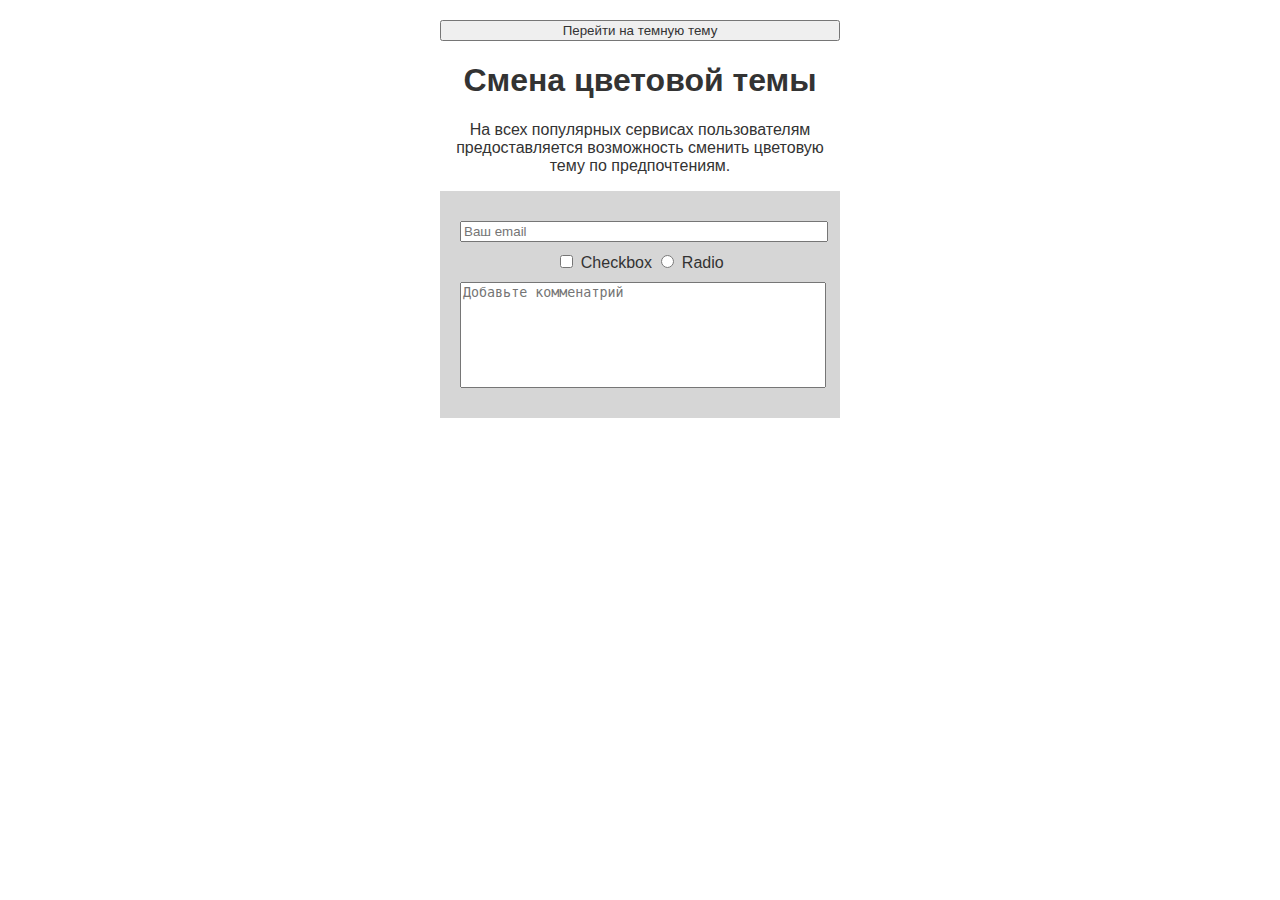
<file: Гибадуллина 1/index.html>
<!DOCTYPE html>
<html lang="en">
<head>
  <meta charset="UTF-8">
  <meta name="viewport" content="width=device-width, initial-scale=1.0">
  <link rel="stylesheet" href="style.css">
  <title>Gibadullina</title>
</head>
<body>
  <div class="container">
    <button id="themeToggle">Перейти на темную тему</button>
    <h1>Смена цветовой темы</h1>
    <p>На всех популярных сервисах пользователям предоставляется возможность сменить цветовую тему по предпочтениям.</p>
    <form>
      <input placeholder="Ваш email" type="email" />
      <input id="checkbox" type="checkbox">
      <label for="checkbox">Checkbox</label>
      <input id="radio" type="radio">
      <label for="radio">Radio</label>
      <textarea placeholder="Добавьте комменатрий"></textarea>
    </form>
  </div>
</body>
<script src="main.js"></script>
</html>
</file>
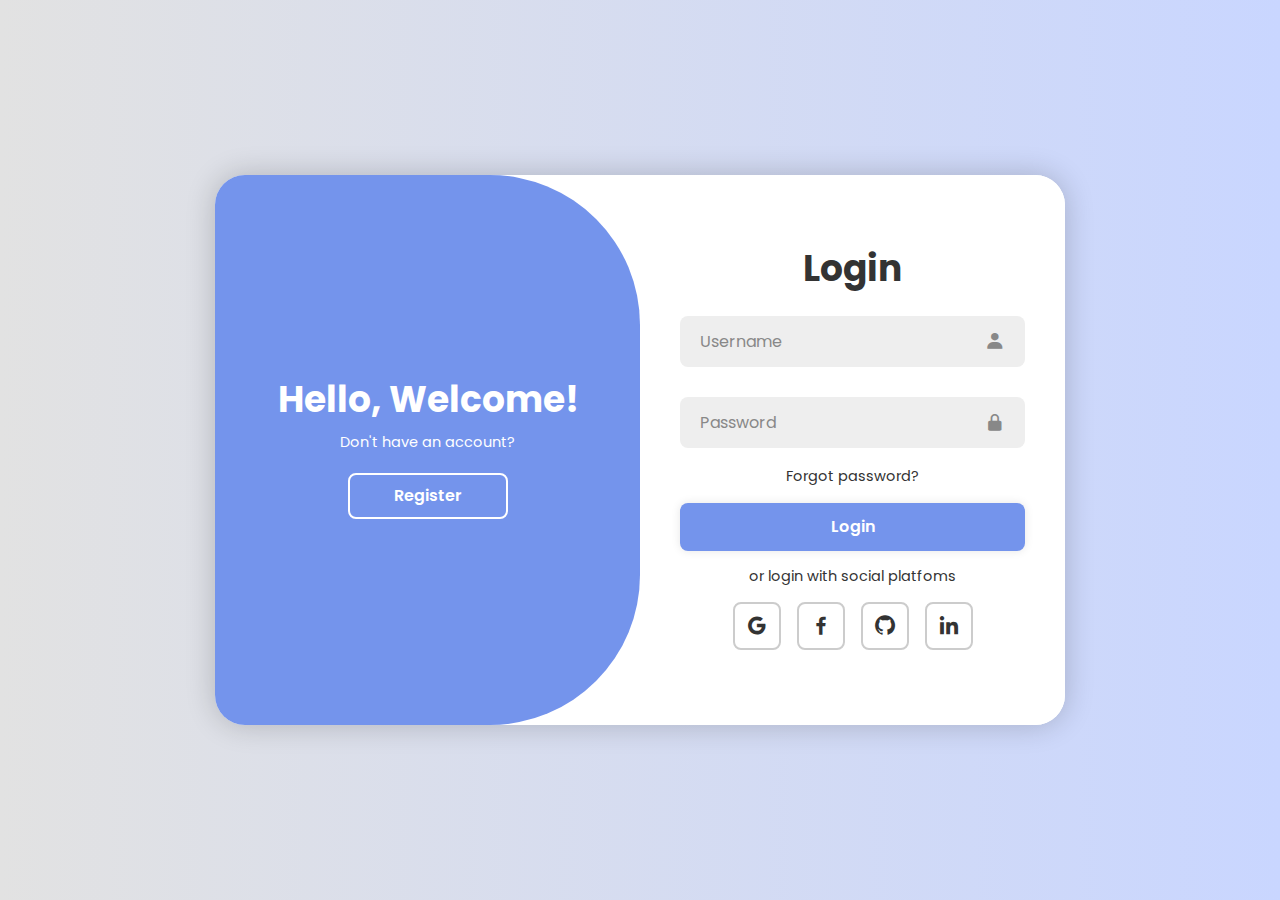
<file: Гибадуллина 2/index.html>
<!DOCTYPE html>
<html lang="en">
<head>
  <meta charset="UTF-8">
  <meta name="viewport" content="width=device-width, initial-scale=1.0">
  <link rel="stylesheet" href="style.css">
  <title>Gibadullina</title>
  <link href='https://unpkg.com/boxicons@2.1.4/css/boxicons.min.css' rel="stylesheet">
</head>
<body>
  <div class="container">
    <div class="form-box login">
      <form action="">
        <h1>Login</h1>
        <div class="input-box">
          <input type="text" placeholder="Username" required>
          <i class="bx bxs-user"></i>
        </div>
        <div class="input-box">
          <input type="password" placeholder="Password" required>
          <i class="bx bxs-lock-alt"></i>
        </div>
        <div class="forgot-link">
          <a href="#">Forgot password?</a>
        </div>
        <button type="submit" class="btn">Login</button>
        <p>or login with social platfoms</p>
        <div class="social-icons">
          <a href="#"><i class="bx bxl-google"></i></a>
          <a href="#"><i class="bx bxl-facebook"></i></a>
          <a href="#"><i class="bx bxl-github"></i></a>
          <a href="#"><i class="bx bxl-linkedin"></i></a>
        </div>
      </form>
    </div>

    <div class="form-box register">
      <form action="">
        <h1>Registration</h1>
        <div class="input-box">
          <input type="text" placeholder="Username" required>
          <i class="bx bxs-user"></i>
        </div>
        <div class="input-box">
          <input type="email" placeholder="Email" required>
          <i class="bx bxs-envelope"></i>
        </div>
        <div class="input-box">
          <input type="password" placeholder="Password" required>
          <i class="bx bxs-lock-alt"></i>
        </div>
        <button type="submit" class="btn">Register</button>
        <p>or register with social platfoms</p>
        <div class="social-icons">
          <a href="#"><i class="bx bxl-google"></i></a>
          <a href="#"><i class="bx bxl-facebook"></i></a>
          <a href="#"><i class="bx bxl-github"></i></a>
          <a href="#"><i class="bx bxl-linkedin"></i></a>
        </div>
      </form>
    </div>

    <div class="toggle-box">
      <div class="toggle-panel toggle-left">
        <h1>Hello, Welcome!</h1>
        <p>Don't have an account?</p>
        <button class="btn register-btn">Register</button>
      </div>
      <div class="toggle-panel toggle-right">
        <h1>Welcome Back!</h1>
        <p>Already have an account?</p>
        <button class="btn login-btn">Login</button>
      </div>
    </div>
  </div>


  <script src="script.js"></script>
</body>
</html>
</file>
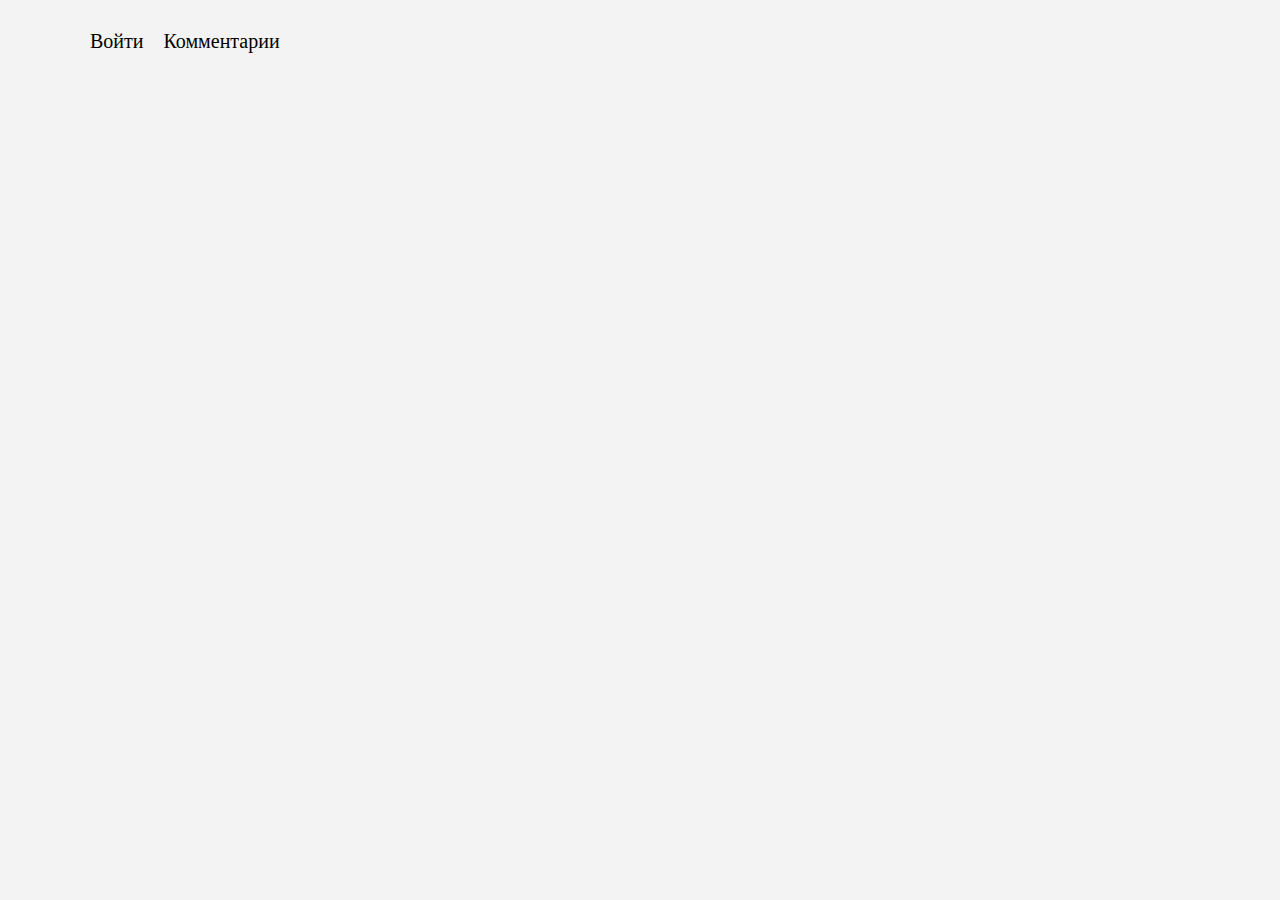
<file: Гибадуллина 3/index.html>
<!DOCTYPE html>
<html lang="en">
  <head>
    <meta charset="UTF-8" />
    <meta name="viewport" content="width=device-width, initial-scale=1.0" />
    <title>Gibadullina</title>
    <link rel="stylesheet" href="style.css" />
    <link
      rel="stylesheet"
      href="https://unpkg.com/boxicons@2.1.4/css/boxicons.min.css"
    />
  </head>
  <body>
    <nav>
      <div class="container">
        <div class="nav_fill">
          <ul class="right">
            <li><a href="#" id="openLogin">Войти</a></li>
            <li><a href="#" id="openComments">Комментарии</a></li>
          </ul>
        </div>

        <div class="modal" id="myModal">
          <div class="modal-content">
            <span class="close"><img src="close.png" alt="Закрыть" /></span>
            <div class="modal_fill">
              <h3>Вход</h3>
              <form>
                <p class="input">Телефон</p>
                <input type="number" />
              </form>
              <button class="vhodbtn">Вход</button>
              <div class="bottom_buttons">
                <a href="" class="left">Регистрация</a>
                <a href="" class="right">Забыли пароль?</a>
              </div>
            </div>
          </div>
        </div>

        <div class="modal2" id="myModal2">
          <div class="modal-content2">
            <span class="close"><img src="close.png" alt="Закрыть" /></span>
            <div class="modal_fill2">
              <h3>Комментарии</h3>
              <div class="comment">
                <p class="top">Дмитрий (курьер) 21.01.2021</p>
                <p class="commentariy">
                  У клиента были гнилые половина помидоров. Он сказал возьмет их. Надо возместить бонусами.
                </p>
              </div>
              <div class="comment">
                <p class="top">Аня (менеджер) 22.02.2021</p>
                <p class="commentariy">
                  Созвонились с клиентом. Я начислила 50 балов.
                </p>
              </div>
              <form>
                <input type="textarea" />
              </form>
              <button class="otpravkabtn">Отправить</button>
            </div>
          </div>
        </div>
      </div>
    </nav>

    <script src="main.js"></script>
  </body>
</html>
</file>
<file: Гибадуллина 1/style.css>
:root {
  --main: #333;
  --main-rgb: 51, 51, 51;
  color-scheme: light;
}

body {
  font-family: 'Inter', sans-serif;
  text-align: center;
  color: var(--main);
}

.container {
  margin: 20px auto;
  max-width: 400px;
  padding-left: 15px;
  padding-right: 15px;
}

form {
  padding: 20px;
  background-color: rgba(var(--main-rgb), .2);
}

input[type="email"],
textarea,
button {
  display: block;
  width: 100%;
  margin: 10px 0;
  color: var(--main);
}

textarea {
  resize: none;
  min-height: 100px;
}

/* dark */

.dark {
  --main: #fff;
  --main-rgb: 255, 255, 255;
  color-scheme: dark;
}
</file>
<file: Гибадуллина 2/style.css>
@import url('https://fonts.googleapis.com/css2?family=Poppins:ital,wght@0,100;0,200;0,300;0,400;0,500;0,600;0,700;0,800;0,900;1,100;1,200;1,300;1,400;1,500;1,600;1,700;1,800;1,900&display=swap');

* {
  margin: 0;
  padding: 0;
  box-sizing: border-box;
  font-family: 'Poppins', sans-serif;
}

body {
  display: flex;
  justify-content: center;
  align-items: center;
  min-height: 100vh;
  background: linear-gradient(90deg, #e2e2e2, #c9d6ff);
}

.container {
  position: relative;
  width: 850px;
  height: 550px;
  background: #fff;
  border-radius: 30px;
  box-shadow: 0 0 30px rgba(0, 0, 0, .2);
  margin: 20px;
  overflow: hidden;
}

.form-box {
  position: absolute;
  right: 0;
  width: 50%;
  height: 100%;
  background: #fff;
  display: flex;
  align-items: center;
  color: #333;
  text-align: center;
  padding: 40px;
  z-index: 1;
  transition: .6s ease-in-out 1.2s, visibility 0s 1s;
}

.container.active .form-box {
  right: 50%;
}

.form-box.register {
  visibility: hidden;
}

.container.active .form-box.register {
  visibility: visible;
}

form {
  width: 100%;
}

.container h1 {
  font-size: 36px;
  margin: -10px 0;
}

.input-box {
  position: relative;
  margin: 30px 0;
}

.input-box input {
  width: 100%;
  padding: 13px 50px 13px 20px;
  background: #eee;
  border-radius: 8px;
  border: none;
  outline: none;
  font-size: 16px;
  color: #333;
  font-weight: 500;
}

.input-box input::placeholder {
  color: #888;
  font-weight: 400;
}

.input-box i {
  position: absolute;
  right: 20px;
  top: 50%;
  transform: translateY(-50%);
  font-size: 20px;
  color: #888;
}

.forgot-link {
  margin: -15px 0 15px;
}

.forgot-link a {
  font-size: 14.5px;
  color: #333;
  text-decoration: none;
}

.btn {
  width: 100%;
  height: 48px;
  background: #7494ec;
  border-radius: 8px;
  box-shadow: 0 0 10px rgba(0, 0, 0, .1);
  border: none;
  cursor: pointer;
  font-size: 16px;
  color: #fff;
  font-weight: 600;
}

.container p {
  font-size: 14.5px;
  margin: 15px 0;
}

.social-icons {
  display: flex;
  justify-content: center;
}

.social-icons a {
  display: inline-flex;
  padding: 10px;
  border: 2px solid #ccc;
  border-radius: 8px;
  font-size: 24px;
  color: #333;
  text-decoration: none;
  margin: 0 8px;
}

.toggle-box {
  position: absolute;
  width: 100%;
  height: 100%;
}

.toggle-box::before {
  content: '';
  position: absolute;
  left: -250%;
  width: 300%;
  height: 100%;
  background: #7494ec;
  border-radius: 150px;
  z-index: 2;
  transition: 1.8s ease-in-out;
}

.container.active .toggle-box::before {
  left: 50%;
}

.toggle-panel {
  position: absolute;
  width: 50%;
  height: 100%;
  color: #fff;
  display: flex;
  flex-direction: column;
  justify-content: center;
  align-items: center;
  z-index: 2;
  transition: .6s ease-in-out;
}

.toggle-panel.toggle-left {
  left: 0;
  transition-delay: 1.2s;
}

.container.active .toggle-panel.toggle-left {
  left: -50%;
  transition-delay: .6s;
}

.toggle-panel.toggle-right {
  right: -50%;
  transition-delay: .6s;
}

.container.active .toggle-panel.toggle-right {
  right: 0;
  transition-delay: 1.2s;
}

.toggle-panel p {
  margin-bottom: 20px;
}

.toggle-panel .btn {
  width: 160px;
  height: 46px;
  background: transparent;
  border: 2px solid #fff;
  box-shadow: none;
}

@media screen and (max-width: 650px) {
  .container {
    height: calc(100vh - 40px);
  }

  .form-box {
    bottom: 0;
    width: 100%;
    height: 70%;
  }

  .container.active .form-box {
    right: 0;
    bottom: 30%;
  }

  .toggle-box::before {
    left: 0;
    top: -270%;
    width: 100%;
    height: 300%;
    border-radius: 20vw;
  }

  .container.active .toggle-box::before {
    left: 0;
    top: 70%;
  }

  .toggle-panel {
    width: 100%;
    height: 30%;
  }

  .toggle-panel.toggle-left {
    top: 0;
  }

  .container.active .toggle-panel.toggle-left {
    left: 0;
    top: -30%;
  }

  .toggle-panel.toggle-right {
    right: 0;
    bottom: -30%;
  }

  .container.active .toggle-panel.toggle-right {
    bottom: 0;
  }
}

@media screen and (max-width: 400px) {
  .form-box {
    padding: 20px;
  }

  .toggle-panel h1 {
    font-size: 30px;
  }
}
</file>
<file: Гибадуллина 3/style.css>
* {
  margin: 0;
  padding: 0;
  box-sizing: border-box;
}

body {
  background-color: #f3f3f3;
}

a {
  text-decoration: none;
  font-size: 20px;
  color: rgb(0, 0, 0);
}

ul {
  display: flex;
  align-items: center;
  gap: 20px;
  list-style: none;
}

.container {
  max-width: 1100px;
  margin: 0 auto;
}

.nav_fill {
  display: flex;
  align-items: center;
  padding: 30px 0 0 0;
  justify-content: space-between;
}

.nav_fill a.logo {
  display: flex;
  align-items: center;
  gap: 20px;
}

.modal {
  margin: 200px auto;
  display: none;
  border-radius: 4px;
  width: 420px;
  height: 431px;
  box-shadow: 8px 16px 32px 0 rgba(255, 102, 51, 0.2);
  background: #fff;
}

.modal-content span {
  margin-left: 380px;
  border-radius: 4px;
  padding: 8px;
  background: #f3f2f1;
}

.modal_fill {
  padding: 32px 80px 40px 80px;
}

.modal_fill h3 {
  font-weight: 700;
  font-size: 24px;
  line-height: 150%;
  text-align: center;
  color: #414141;
  margin-bottom: 32px;
}

.modal_fill .input {
  font-weight: 400;
  font-size: 18px;
  line-height: 150%;
  color: #8f8f8f;
  margin-bottom: 3px;
}

.modal_fill input {
  border: 1px solid #70c05b;
  border-radius: 4px;
  padding: 12px 16px;
  width: 260px;
  height: 60px;
  box-shadow: 4px 8px 16px 0 rgba(112, 192, 91, 0.2);
  background: #fff;
  font-weight: 400;
  font-size: 24px;
  line-height: 150%;
  color: #414141;
}

.modal_fill input:focus {
  border: 1px solid #70c05b;
  outline: none;
}

.modal_fill .vhodbtn {
  font-weight: 400;
  font-size: 24px;
  line-height: 150%;
  text-align: center;
  color: #f63;
  border: none;
  border-radius: 4px;
  background: #fcd5ba;
  padding: 16px 0;
  width: 100%;
  margin-top: 32px;
}

.modal_fill .bottom_buttons {
  display: flex;
  align-items: center;
  justify-content: center;
  gap: 16px;
  margin-top: 32px;
}

.modal_fill .left {
  font-weight: 400;
  font-size: 12px;
  line-height: 150%;
  text-align: center;
  color: #70c05b;
  border: 1px solid #70c05b;
  border-radius: 4px;
  padding: 8px;
  width: 121px;
  height: 32px;
}

.modal_fill .right {
  font-weight: 400;
  font-size: 12px;
  line-height: 150%;
  text-align: center;
  color: #606060;
  border-radius: 4px;
  padding: 8px;
  width: 123px;
  height: 32px;
}


.modal2 {
  margin: 200px auto;
  display: none;
  border-radius: 4px;
  width: 600px;
  height: 661px;
  box-shadow: 8px 16px 32px 0 rgba(255, 102, 51, 0.2);
  background: #fff;
}

.modal-content2 span {
  margin-left: 560px;
  border-radius: 4px;
  padding: 8px;
  background: #f3f2f1;
}

.modal_fill2 {
  padding: 32px 80px 40px 80px;
}

.modal_fill2 h3 {
  font-weight: 700;
  font-size: 24px;
  line-height: 150%;
  text-align: center;
  color: #414141;
  margin-bottom: 32px;
}

.modal_fill2 .input {
  font-weight: 400;
  font-size: 18px;
  line-height: 150%;
  color: #8f8f8f;
  margin-bottom: 3px;
  width: 100%;
}

.modal_fill2 input {
  border: 1px solid #70c05b;
  border-radius: 4px;
  padding: 12px 16px;
  width: 100%;
  height: 102px;
  box-shadow: 4px 8px 16px 0 rgba(112, 192, 91, 0.2);
  background: #fff;
  font-weight: 400;
  font-size: 16px;
  color: #414141;
}

.modal_fill2 input:focus {
  border: 1px solid #70c05b;
  outline: none;
}

.modal_fill2 .otpravkabtn {
  font-weight: 400;
  font-size: 24px;
  line-height: 150%;
  text-align: center;
  color: #f63;
  border: none;
  border-radius: 4px;
  background: #fcd5ba;
  padding: 16px 0;
  width: 100%;
  margin-top: 32px;
}

.modal_fill2 .comment {
  margin-bottom: 32px;
}

.modal_fill2 .comment .top {
  font-weight: 400;
  font-size: 16px;
  line-height: 150%;
  color: #8f8f8f;
}

.modal_fill2 .comment .commentariy {
  font-weight: 400;
  font-size: 16px;
  line-height: 150%;
  color: #414141;
  padding: 8px 16px;
  border: 1px solid #bfbfbf;
  border-radius: 4px;
  background: #fff;
}
</file>
